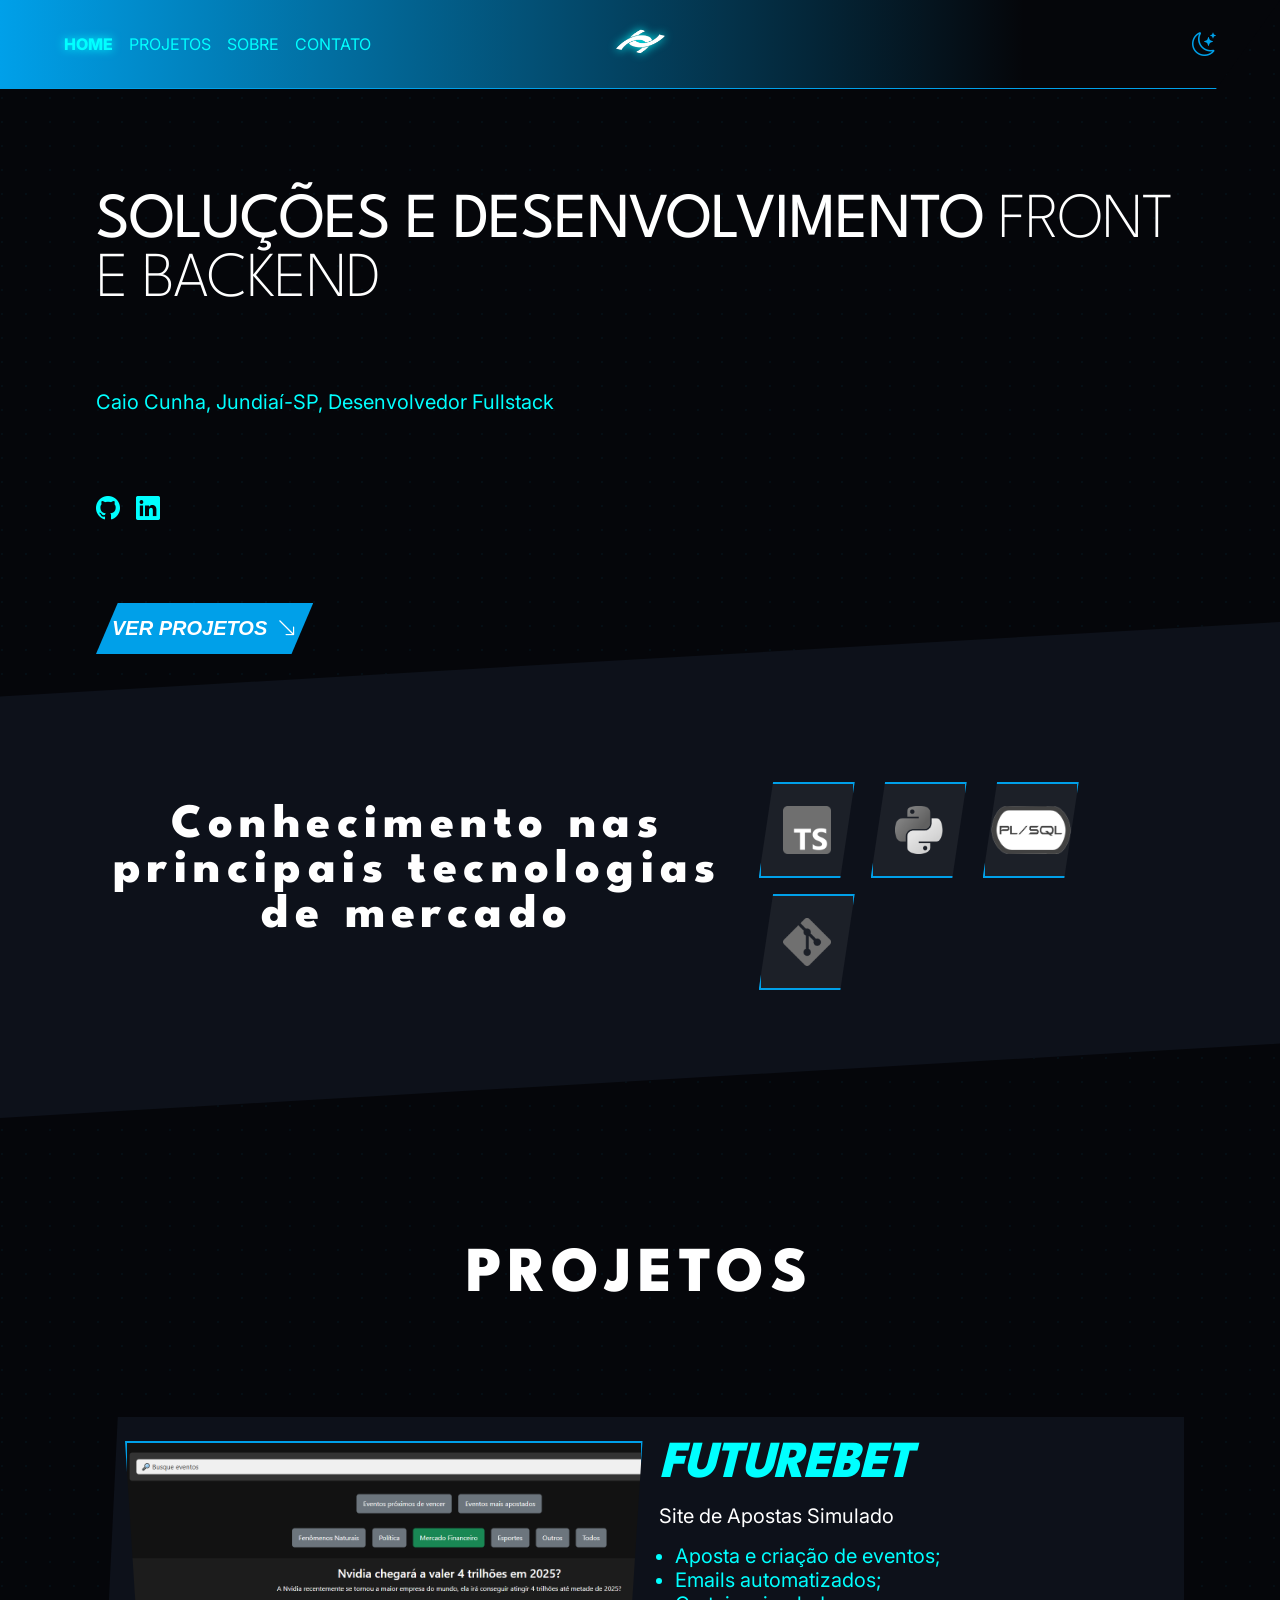
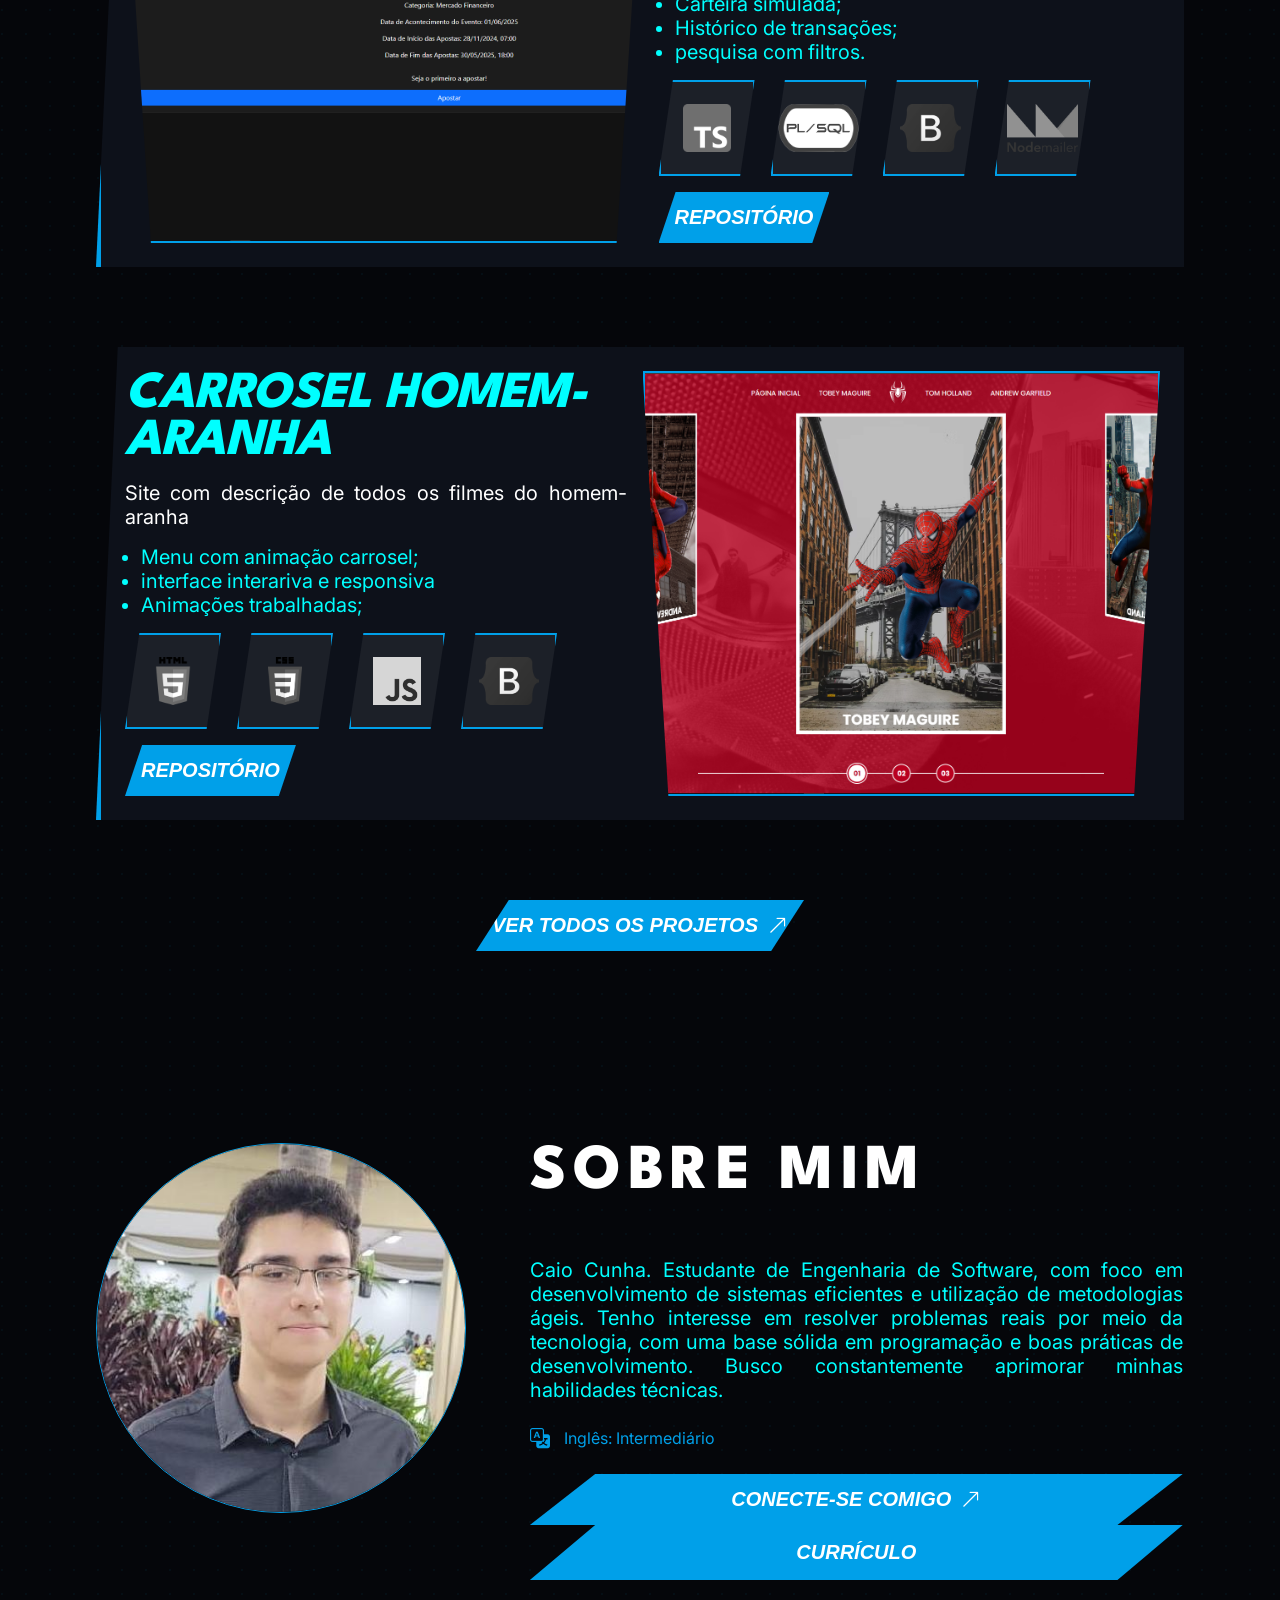
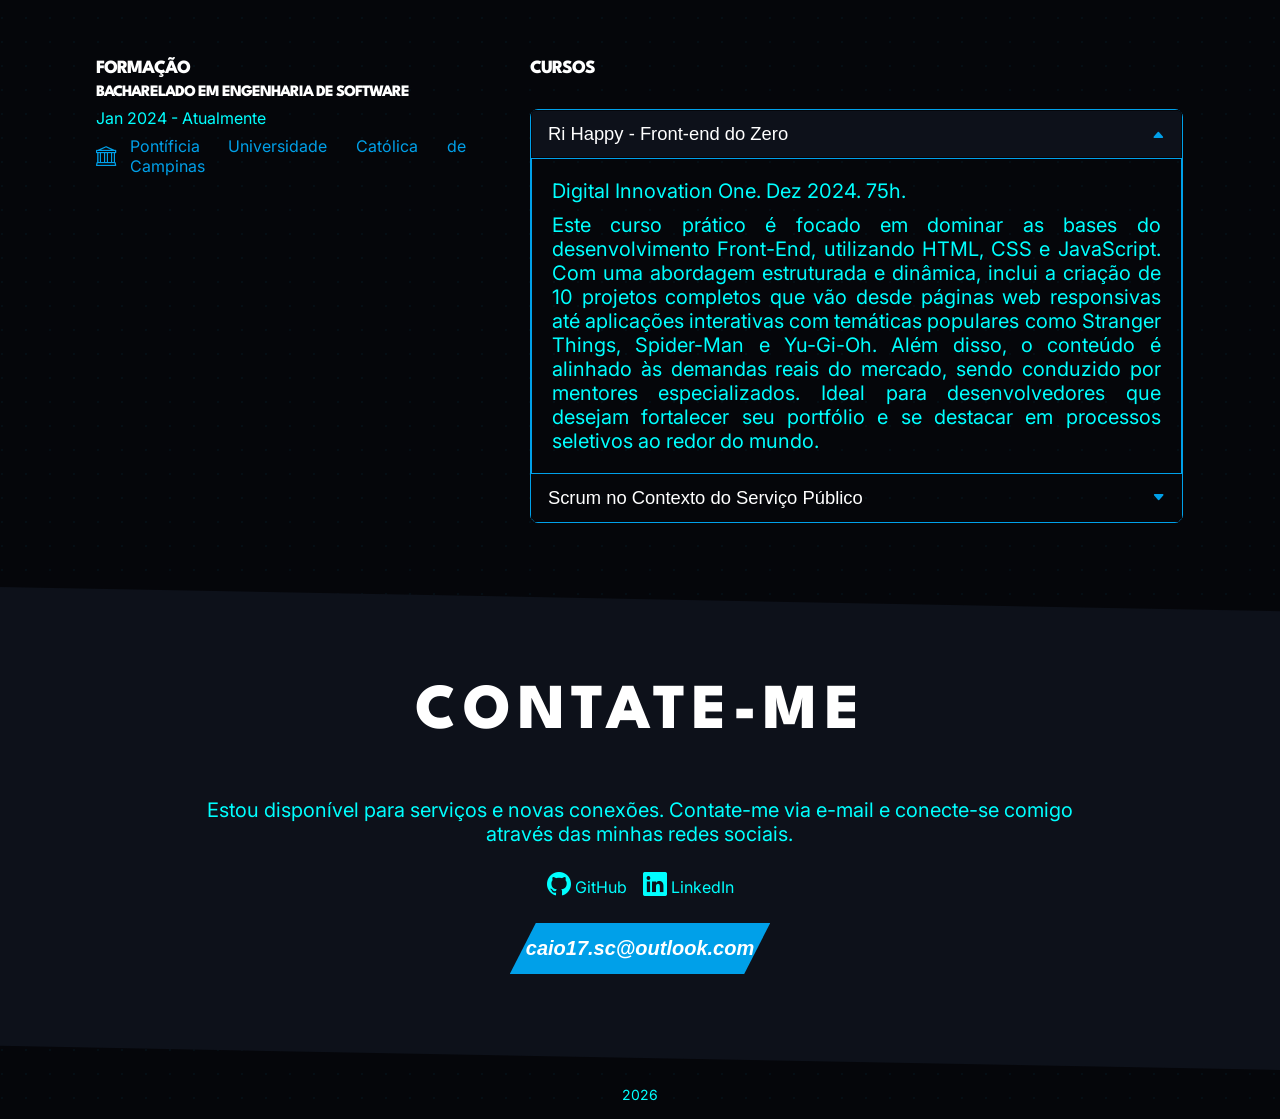
<file: index.html>
<!DOCTYPE html>
<html lang="pt-br" data-theme="darkmode">

<head>
    <meta charset="UTF-8">
    <meta name="viewport" content="width=device-width, initial-scale=1.0">
    <title>Caio Cunha | Portifólio</title>
    <meta name="description" content="Portifólio do desenvolvedor Caio Cunha">

    <link rel="shortcut icon" href="./assets/images/icons/favicon.ico" type="image/x-icon">
    <link rel="stylesheet" href="https://cdn.jsdelivr.net/npm/bootstrap-icons@1.11.3/font/bootstrap-icons.min.css">
    <link rel="stylesheet" href="assets/styles/styles.css">
    <!--Parou em sessões de projetos-->
</head>

<body>
    <header class="header">
        <nav class="header__nav">
            <ul class="menu menu--principal">
                <li class="menu__item">
                    <a class="menu__link active" href="#home">
                        <span class="menu__text">Home</span>
                    </a>
                </li>
                <li class="menu__item">
                    <a class="menu__link" href="#projects">
                        <span class="menu__text">Projetos</span>
                    </a>
                </li>
                <li class="menu__item">
                    <a class="menu__link" href="#about">
                        <span class="menu__text">Sobre</span>
                    </a>
                </li>
                <li class="menu__item">
                    <a class="menu__link" href="#contact">
                        <span class="menu__text">Contato</span>
                    </a>
                </li>
            </ul>
        </nav>
        <div class="header__brand">
            <img class="brand__logo" id="brand_logo" src="assets/images/logo/white-logo.png" alt="Logo">
        </div>
        <div class="header__toggle">
            <i class="bi bi-moon-stars" id="toggleTheme" onclick="toggleTheme()"></i>
        </div>
    </header>
    <nav class="nav--mobile">
        <ul class="menu menu--mobile">
            <li class="menu__item">
                <a class="menu__link active" href="#home">
                    <i class="menu__icon bi bi-house"></i>
                    <span class="menu__text">Home</span>
                </a>
            </li>
            <li class="menu__item">
                <a class="menu__link" href="#projects">
                    <i class="menu__icon bi bi-window-stack"></i>
                    <span class="menu__text">Projetos</span>
                </a>
            </li>
            <li class="menu__item">
                <a class="menu__link" href="#about">
                    <i class="menu__icon bi bi-person"></i>
                    <span class="menu__text">Sobre</span>
                </a>
            </li>
            <li class="menu__item">
                <a class="menu__link" href="#contact">
                    <i class="menu__icon bi bi-envelope"></i>
                    <span class="menu__text">Contato</span>
                </a>
            </li>
        </ul>
    </nav>
    <main id="home">
        <div class="main__content1">
            <h1><b>Soluções e Desenvolvimento</b> Front e Backend</h1>
            <p>Caio Cunha, Jundiaí-SP, Desenvolvedor Fullstack</p>
            <ul class="menu menu--social">
                <li>
                    <a class="menu__link" target="_blank" href="https://github.com/caiodscunha">
                        <i class="bi bi-github menu__icon"></i>
                    </a>

                </li>
                <li>
                    <a class="menu__link" target="_blank"
                        href="https://www.linkedin.com/in/caio-dos-santos-cunha-697665329/">
                        <i class="bi bi-linkedin menu__icon"></i>
                    </a>
                </li>
            </ul>
            <a href="#projects">
                <button class="btn btn--primary">
                    <span>Ver Projetos</span>
                    <i class="bi bi-arrow-down-right"></i>
                </button>
            </a>
        </div>

        <div class="main__content2">

        </div>
    </main>

    <section class="skills">
        <h2>Conhecimento nas principais tecnologias de mercado</h2>
        <ul class="skills__list">
            <li class="skills__item">
                <img class="skills__logo" src="assets/images/technologies/typescript.png" alt="typescript Logo">
            </li>
            <li class="skills__item">
                <img class="skills__logo" src="assets/images/technologies/Python.png" alt="Python Logo">
            </li>
            <li class="skills__item">
                <img class="skills__logo" src="assets/images/technologies/sql.png" alt="Oracle SQL Logo">
            </li>
            <li class="skills__item">
                <img class="skills__logo" src="assets/images/technologies/git.png" alt="Git Logo">
            </li>
        </ul>
    </section>

    <section id="projects" class="projects">
        <h2>Projetos</h2>
        <div class="projects__container">
            <div class="projects__card">
                <img class="card__cover" src="assets/images/projects/FutureBet.png" alt="FutureBet Screen">
                <div class="card__body">
                    <h3 class="card__title">FutureBet</h3>
                    <p class="card__description">Site de Apostas Simulado</p>
                    <ul class="card__list">
                        <li class="card__item">Aposta e criação de eventos;</li>
                        <li class="card__item">Emails automatizados;</li>
                        <li class="card__item">Carteira simulada;</li>
                        <li class="card__item">Histórico de transações;</li>
                        <li class="card__item">pesquisa com filtros.</li>
                    </ul>
                    <ul class="skills__list">
                        <li class="skills__item">
                            <img class="skills__logo" src="assets/images/technologies/typescript.png"
                                alt="typescript Logo">
                        </li>
                        <li class="skills__item">
                            <img class="skills__logo" src="assets/images/technologies/sql.png" alt="Oracle SQL Logo">
                        </li>
                        <li class="skills__item">
                            <img class="skills__logo" src="assets/images/technologies/Bootstrap_logo.png"
                                alt="Bootstrap Logo">
                        </li>
                        <li class="skills__item">
                            <img class="skills__logo" src="assets/images/technologies/nodemailer_logo.png"
                                alt="Nodemailer Logo">
                        </li>
                    </ul>
                    <div class="card__buttons">
                        <a href="https://github.com/Time4PI/Projeto_Integrador_II_Grupo_4" target="_blank">
                            <button class="btn btn--primary">
                                <span>Repositório</span>
                            </button>
                        </a>
                    </div>
                </div>
            </div>
            <div class="projects__card card--reverse">
                <img class="card__cover" src="assets/images/projects/spiderman.png" alt="Spiderman Carrosel">
                <div class="card__body">
                    <h3 class="card__title">Carrosel Homem-Aranha</h3>
                    <p class="card__description">Site com descrição de todos os filmes do homem-aranha</p>
                    <ul class="card__list">
                        <li class="card__item">Menu com animação carrosel;</li>
                        <li class="card__item">interface interariva e responsiva</li>
                        <li class="card__item">Animações trabalhadas;</li>
                    </ul>
                    <ul class="skills__list">
                        <li class="skills__item">
                            <img class="skills__logo" src="assets/images/technologies/HTML5_logo.png" alt="HTML Logo">
                        </li>
                        <li class="skills__item">
                            <img class="skills__logo" src="assets/images/technologies/CSS3_logo.png" alt="CSS Logo">
                        </li>
                        <li class="skills__item">
                            <img class="skills__logo" src="assets/images/technologies/JavaScript-logo.png"
                                alt="JavaScript Logo">
                        </li>
                        <li class="skills__item">
                            <img class="skills__logo" src="assets/images/technologies/Bootstrap_logo.png"
                                alt="Bootstrap Logo">
                        </li>
                    </ul>
                    <div class="card__buttons">
                        <a href="https://github.com/caiodscunha/Landing-Page-Multiverso-Spider-Man" target="_blank">
                            <button class="btn btn--primary">
                                <span>Repositório</span>
                            </button>
                        </a>
                    </div>
                </div>
            </div>
            <a href="https://github.com/caiodscunha" target="_blank">
                <button class="btn btn--primary">
                    <span>Ver Todos os Projetos</span>
                    <i class="bi bi-arrow-up-right"></i>
                </button>
            </a>
        </div>

    </section>

    <section id="about" class="about">
        <div class="about__content1">
            <img class="about__photo" src="assets/images/avatar/avatar.jpg" alt="">
            <div class="about__description">
                <h2>Sobre mim</h2>
                <p>Caio Cunha. Estudante de Engenharia de Software, com foco em desenvolvimento de sistemas eficientes e
                    utilização de metodologias ágeis. Tenho interesse em resolver problemas reais por meio da
                    tecnologia,
                    com uma base sólida em programação e boas práticas de desenvolvimento. Busco constantemente
                    aprimorar
                    minhas habilidades técnicas.
                </p>
                <div class="about__icons">
                    <i class="bi bi-translate"></i>
                    <span>Inglês: Intermediário</span>
                </div>
                <div class="description__buttons">
                    <a href="https://www.linkedin.com/in/caio-dos-santos-cunha-697665329/" target="_blank">
                        <button class="btn btn--primary">
                            <span>Conecte-se Comigo</span>
                            <i class="bi bi-arrow-up-right"></i>
                        </button>
                    </a>
                    <a href="curriculo.html">
                        <button class="btn">
                            <span>Currículo</span>
                        </button>
                    </a>
                </div>
            </div>
        </div>
        <div class="about__content2">
            <div class="col1">
                <div class="row1">
                    <h3>Formação</h3>
                    <h4>Bacharelado em Engenharia de Software</h4>
                    <span>Jan 2024 - Atualmente</span>
                    <div class="about__icons">
                        <i class="bi bi-bank"></i>
                        <a href="https://www.puc-campinas.edu.br/" target="_blank">
                            <span>Pontíficia Universidade Católica de Campinas</span>
                        </a>
                    </div>
                </div>
                <div class="row2">
                    <!--
                    <h3>Experiências</h3>
                    <h4>Cargo</h4>
                    <span>Empresa. inicio - fim</span>
                    <span>resumo
                    </span>
                    <ul class="about__list">
                        <li class="about__item">abilidade desenvolvida;</li>
                    </ul>
                    -->
                </div>
            </div>

            <div class="col2">
                <h3>Cursos</h3>
                <div id="accordion">
                    <div class="accordion__item active">
                        <button class="accordion__header start" onclick="toggleActiveAccordion(this)">
                            <span>Ri Happy - Front-end do Zero</span>
                            <i class="bi bi-caret-down-fill"></i>
                        </button>
                        <div class="accordion__body">
                            <p>
                                Digital Innovation One. Dez 2024. 75h.
                            </p>
                            <p>
                                Este curso prático é focado em dominar as bases do desenvolvimento Front-End, utilizando
                                HTML, CSS e
                                JavaScript. Com uma abordagem estruturada e dinâmica, inclui a criação de 10 projetos
                                completos que vão
                                desde páginas web responsivas até aplicações interativas com temáticas populares como
                                Stranger Things,
                                Spider-Man e Yu-Gi-Oh.

                                Além disso, o conteúdo é alinhado às demandas reais do mercado, sendo conduzido por
                                mentores
                                especializados. Ideal para desenvolvedores que desejam fortalecer seu portfólio e se
                                destacar em
                                processos seletivos ao redor do mundo.
                            </p>
                        </div>
                    </div>
                    <div class="accordion__item">
                        <button class="accordion__header end" onclick="toggleActiveAccordion(this)">
                            <span>Scrum no Contexto do Serviço Público</span>
                            <i class="bi bi-caret-down-fill"></i>
                        </button>
                        <div class="accordion__body end">
                            <p>
                                Escola Nacional de Administração Pública. Junho 2024. 15h.
                            </p>
                            <p>
                                implementação de práticas ágeis para aumentar a eficiência, promover a colaboração entre
                                equipes e
                                entregar valor de forma contínua e incremental. Busca inovar e otimizar
                                processos no serviço público por meio de métodos ágeis.
                            </p>
                        </div>
                    </div>
                </div>
            </div>
        </div>
    </section>

    <section id="contact" class="contact">
        <h2>Contate-me</h2>
        <p>Estou disponível para serviços e novas conexões. Contate-me via
            e-mail e conecte-se comigo através das minhas redes sociais.
        </p>
        <ul class="menu menu--social">
            <li>
                <a class="menu__link" href="https://github.com/caiodscunha" target="_blank">
                    <i class="menu__icon bi bi-github"></i>
                    <span>GitHub</span>
                </a>
            </li>
            <li>
                <a class="menu__link" href="https://www.linkedin.com/in/caio-dos-santos-cunha-697665329/"
                    target="_blank">
                    <i class="menu__icon bi bi-linkedin"></i>
                    <span>LinkedIn</span>
                </a>
            </li>
        </ul>
        <a href="mailto:caio17.sc@outlook.com">
            <button class="btn btn--primary">
                <span class="email">caio17.sc@outlook.com</span>
            </button>
        </a>
    </section>


    <footer>
        <p>2026</p>
    </footer>
    <script src="assets/scripts/main.js"></script>
</body>

</html>
</file>
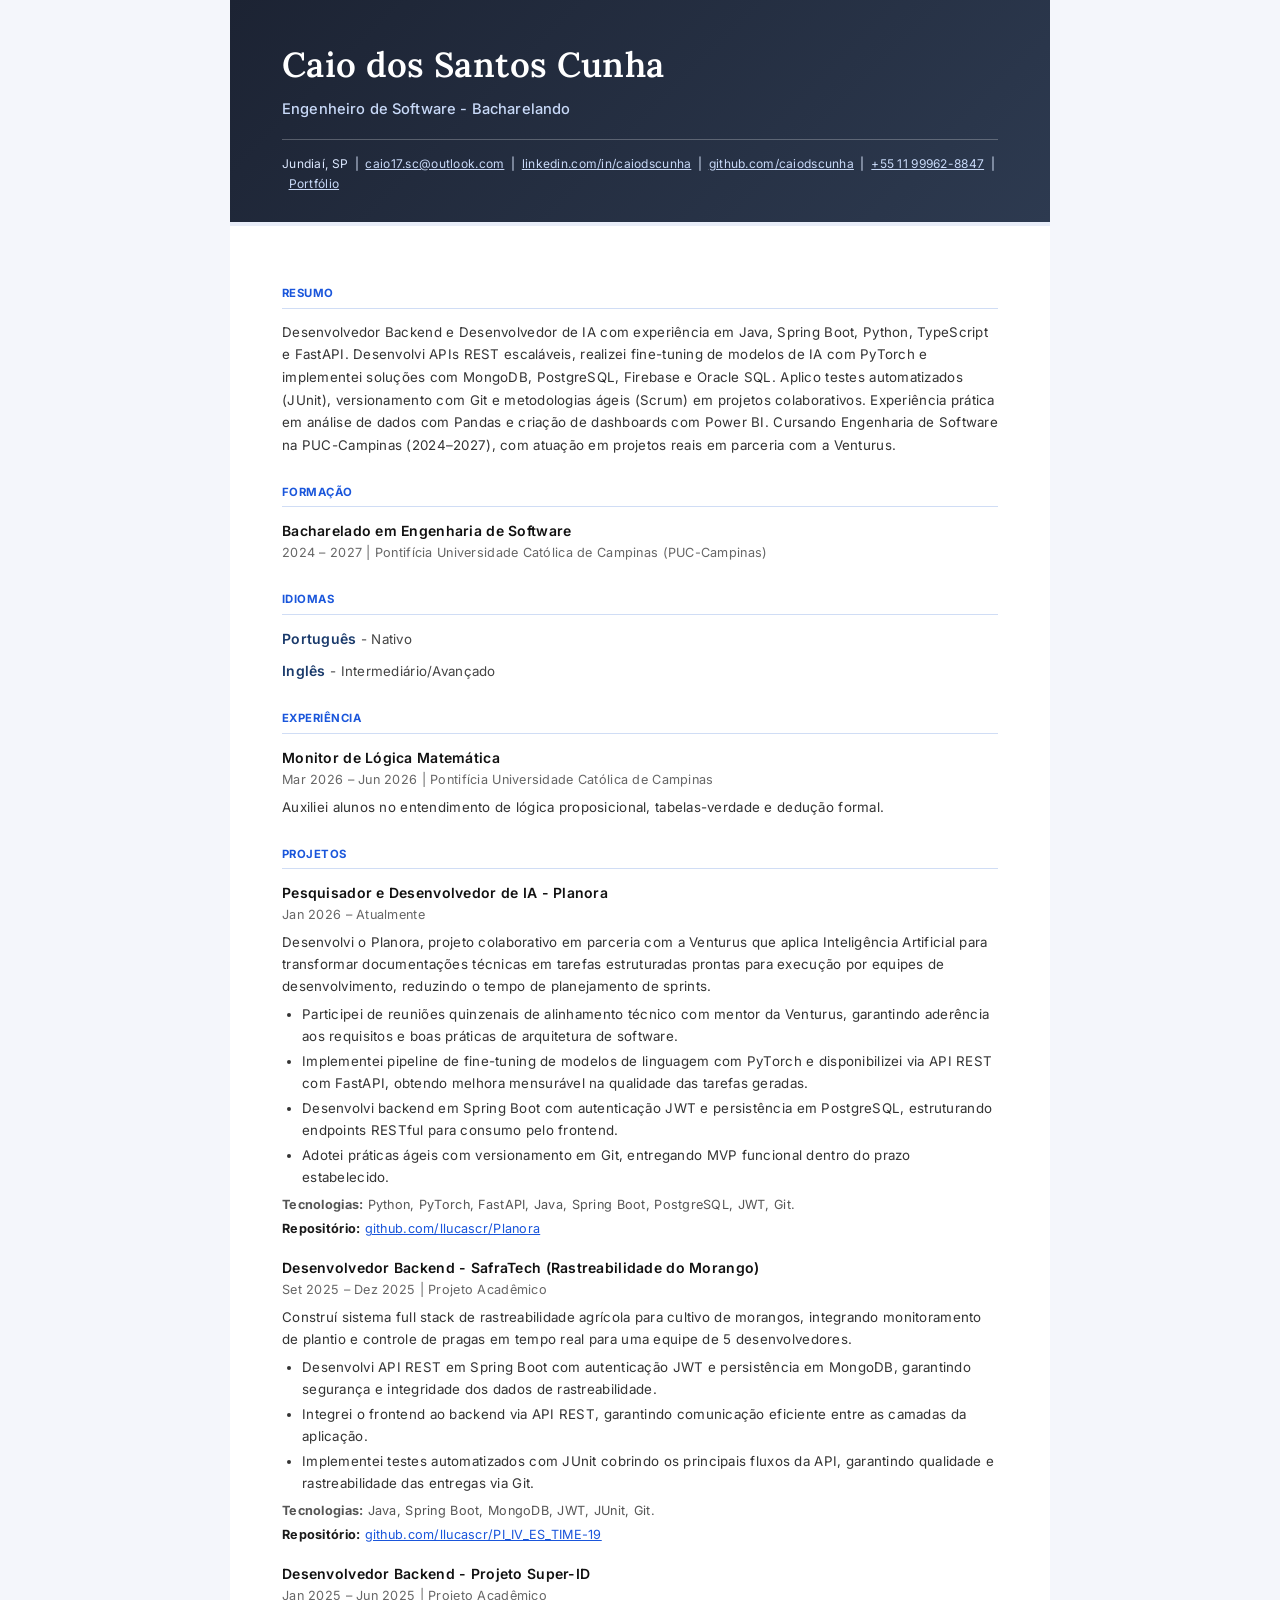
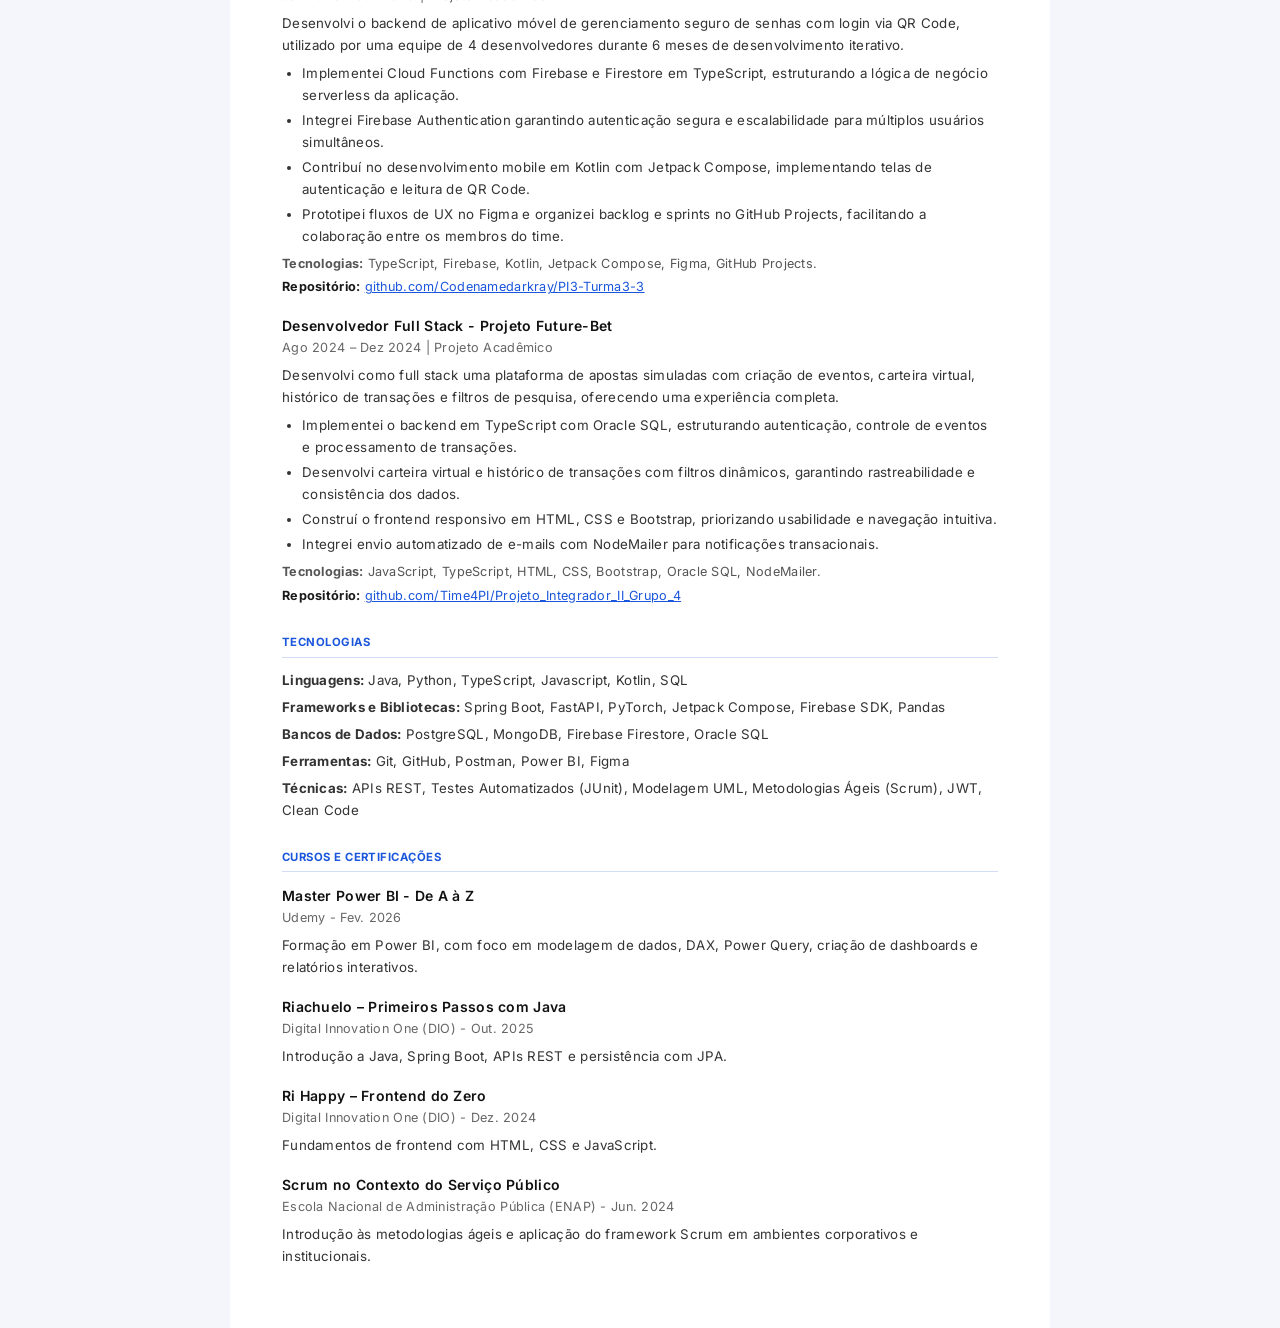
<file: curriculo.html>
<!-- Para gerar PDF: https://www.ilovepdf.com/html-to-pdf -->
<!DOCTYPE html>
<html lang="pt-BR">

<head>
    <meta charset="UTF-8">
    <title>Caio Cunha - Currículo</title>
    <link
        href="https://fonts.googleapis.com/css2?family=Inter:wght@400;500;600;700&family=Lora:wght@400;600&display=swap"
        rel="stylesheet">

    <style>
        * {
            box-sizing: border-box;
            margin: 0;
            padding: 0;
        }

        body {
            font-family: 'Inter', Arial, sans-serif;
            font-size: 10.5pt;
            line-height: 1.65;
            color: #1a1a1a;
            background: #f4f6fb;
            max-width: 820px;
            margin: 0 auto;
            letter-spacing: 0.02em;
        }

        /* ── CABEÇALHO ── */
        .header-block {
            background: linear-gradient(135deg, #1c2333 0%, #2d3a50 100%);
            color: #fff;
            padding: 36px 52px 28px;
            margin-bottom: 0;
        }

        .header-block h1 {
            font-family: 'Lora', Georgia, serif;
            font-size: 26pt;
            font-weight: 600;
            color: #fff;
            margin-bottom: 4px;
            letter-spacing: 0.01em;
        }

        .header-block .subtitle {
            font-size: 11pt;
            font-weight: 500;
            color: #c8d9f8;
            margin-bottom: 18px;
            letter-spacing: 0.01em;
        }

        /* CONTATO no cabeçalho */
        .contact {
            font-size: 9pt;
            color: #dce8ff;
            padding-top: 14px;
            border-top: 1px solid rgba(255, 255, 255, 0.25);
        }

        .contact a {
            color: #c8d9f8;
            text-decoration: underline;
        }

        /* ── CORPO PRINCIPAL ── */
        .main-content {
            background: #fff;
            padding: 32px 52px 44px;
            border-top: 4px solid #e8edf8;
        }

        /* ── SEÇÕES ── */
        h2 {
            font-family: 'Inter', Arial, sans-serif;
            font-size: 8.5pt;
            font-weight: 700;
            text-transform: uppercase;
            color: #1a56db;
            border-bottom: 1.5px solid #d0ddf5;
            padding-bottom: 5px;
            margin-top: 26px;
            margin-bottom: 12px;
            letter-spacing: 0.04em;
        }

        /* RESUMO */
        .resumo-text {
            font-size: 10pt;
            color: #333;
            line-height: 1.7;
        }

        /* FORMAÇÃO */
        .entry {
            margin-bottom: 16px;
        }

        .entry h3 {
            font-size: 10.5pt;
            font-weight: 600;
            color: #111;
            margin-bottom: 1px;
        }

        .entry .meta {
            font-size: 9.5pt;
            color: #666;
            margin-bottom: 6px;
        }

        .entry p {
            font-size: 10pt;
            color: #333;
            margin-bottom: 6px;
            line-height: 1.65;
        }

        .entry ul {
            padding-left: 20px;
            margin-bottom: 6px;
        }

        .entry ul li {
            font-size: 10pt;
            color: #333;
            margin-bottom: 3px;
        }

        .entry .tech {
            font-size: 9.5pt;
            color: #555;
            margin-top: 6px;
        }

        .entry .repo {
            font-size: 9.5pt;
            margin-top: 3px;
        }

        .entry .repo a {
            color: #1a56db;
            text-decoration: underline;
        }

        /* ── IDIOMAS ── */
        .lang-entry {
            margin-bottom: 8px;
        }

        .lang-name {
            font-size: 10.5pt;
            font-weight: 600;
            color: #1a3a6b;
        }

        .lang-level {
            font-size: 10pt;
            color: #444;
        }

        .lang-desc {
            font-size: 9pt;
            color: #777;
            font-style: italic;
            margin-top: 1px;
        }

        /* ── TECNOLOGIAS ── */
        .skills-block p {
            font-size: 10pt;
            color: #333;
            margin-bottom: 5px;
        }

        /* ── PRINT / PDF ── */
        @page {
            margin: 0;
        }

        @media print {
            body {
                background: #fff;
                max-width: 100%;
                margin: 0;
                padding: 0;
            }

            .header-block {
                padding: 24px 36px 20px;
                print-color-adjust: exact;
                -webkit-print-color-adjust: exact;
            }

            .main-content {
                padding: 20px 36px 30px;
            }

            a {
                color: inherit !important;
            }

            .entry .repo a {
                color: #1a56db !important;
            }

            .contact a {
                color: #c8d9f8 !important;
            }

            h2 {
                margin-top: 18px;
            }
        }
    </style>
</head>

<body>

    <!-- CABEÇALHO COLORIDO -->
    <div class="header-block">
        <h1>Caio dos Santos Cunha</h1>
        <div class="subtitle">Engenheiro de Software - Bacharelando</div>
        <div class="contact">
            Jundiaí, SP &nbsp;|&nbsp;
            <a href="mailto:caio17.sc@outlook.com">caio17.sc@outlook.com</a> &nbsp;|&nbsp;
            <a href="https://www.linkedin.com/in/caiodscunha" target="_blank">linkedin.com/in/caiodscunha</a>
            &nbsp;|&nbsp;
            <a href="https://github.com/caiodscunha" target="_blank">github.com/caiodscunha</a> &nbsp;|&nbsp;
            <a href="tel:+5511999628847">+55 11 99962-8847</a> &nbsp;|&nbsp;
            <a href="https://caiodscunha.github.io/Portif-lio-Oficial/" target="_blank">Portfólio</a>
        </div>
    </div>

    <!-- CONTEÚDO PRINCIPAL -->
    <div class="main-content">

        <h2>Resumo</h2>
        <p class="resumo-text">
            Desenvolvedor Backend e Desenvolvedor de IA com experiência em Java, Spring Boot, Python, TypeScript e FastAPI. Desenvolvi APIs REST escaláveis, realizei fine-tuning de modelos de IA com PyTorch e implementei soluções com MongoDB, PostgreSQL, Firebase e Oracle SQL. Aplico testes automatizados (JUnit), versionamento com Git e metodologias ágeis (Scrum) em projetos colaborativos. Experiência prática em análise de dados com Pandas e criação de dashboards com Power BI. Cursando Engenharia de Software na PUC-Campinas (2024–2027), com atuação em projetos reais em parceria com a Venturus.
        </p>

        <h2>Formação</h2>
        <div class="entry">
            <h3>Bacharelado em Engenharia de Software</h3>
            <div class="meta">2024 – 2027 | Pontifícia Universidade Católica de Campinas (PUC-Campinas)</div>
        </div>

        <h2>Idiomas</h2>

        <div class="lang-entry">
            <span class="lang-name">Português</span>
            <span class="lang-level"> - Nativo</span>
        </div>

        <div class="lang-entry">
            <span class="lang-name">Inglês</span>
            <span class="lang-level"> - Intermediário/Avançado</span>
        </div>

        <h2>Experiência</h2>

        <div class="entry">
            <h3>Monitor de Lógica Matemática</h3>
            <div class="meta">Mar 2026 – Jun 2026 | Pontifícia Universidade Católica de Campinas</div>
            <p>
                Auxiliei alunos no entendimento de lógica proposicional, tabelas-verdade e dedução formal.
            </p>
        </div>

        <h2>Projetos</h2>

        <div class="entry">
            <h3>Pesquisador e Desenvolvedor de IA - Planora</h3>
            <div class="meta">Jan 2026 – Atualmente</div>
            <p>
                Desenvolvi o Planora, projeto colaborativo em parceria com a Venturus que aplica Inteligência Artificial para transformar documentações técnicas em tarefas estruturadas prontas para execução por equipes de desenvolvimento, reduzindo o tempo de planejamento de sprints.
            </p>
            <ul>
                <li>Participei de reuniões quinzenais de alinhamento técnico com mentor da Venturus, garantindo aderência aos requisitos e boas práticas de arquitetura de software.</li>
                <li>Implementei pipeline de fine-tuning de modelos de linguagem com PyTorch e disponibilizei via API REST com FastAPI, obtendo melhora mensurável na qualidade das tarefas geradas.</li>
                <li>Desenvolvi backend em Spring Boot com autenticação JWT e persistência em PostgreSQL, estruturando endpoints RESTful para consumo pelo frontend.</li>
                <li>Adotei práticas ágeis com versionamento em Git, entregando MVP funcional dentro do prazo estabelecido.</li>
            </ul>
            <div class="tech"><strong>Tecnologias:</strong> Python, PyTorch, FastAPI, Java, Spring Boot, PostgreSQL, JWT, Git.</div>
            <div class="repo"><strong>Repositório:</strong> <a href="https://github.com/llucascr/Planora"
                    target="_blank">github.com/llucascr/Planora</a></div>
        </div>

        <div class="entry" style="page-break-inside: avoid;">
            <h3>Desenvolvedor Backend - SafraTech (Rastreabilidade do Morango)</h3>
            <div class="meta">Set 2025 – Dez 2025 | Projeto Acadêmico</div>
            <p>
                Construí sistema full stack de rastreabilidade agrícola para cultivo de morangos, integrando monitoramento de plantio e controle de pragas em tempo real para uma equipe de 5 desenvolvedores.
            </p>
            <ul>
                <li>Desenvolvi API REST em Spring Boot com autenticação JWT e persistência em MongoDB, garantindo segurança e integridade dos dados de rastreabilidade.</li>
                <li>Integrei o frontend ao backend via API REST, garantindo comunicação eficiente entre as camadas da aplicação.</li>
                <li>Implementei testes automatizados com JUnit cobrindo os principais fluxos da API, garantindo qualidade e rastreabilidade das entregas via Git.</li>
            </ul>
            <div class="tech"><strong>Tecnologias:</strong> Java, Spring Boot, MongoDB, JWT, JUnit, Git.</div>
            <div class="repo"><strong>Repositório:</strong> <a href="https://github.com/llucascr/PI_IV_ES_TIME-19"
                    target="_blank">github.com/llucascr/PI_IV_ES_TIME-19</a></div>
        </div>

        <div class="entry">
            <h3>Desenvolvedor Backend - Projeto Super-ID</h3>
            <div class="meta">Jan 2025 – Jun 2025 | Projeto Acadêmico</div>
            <p>
                Desenvolvi o backend de aplicativo móvel de gerenciamento seguro de senhas com login via QR Code, utilizado por uma equipe de 4 desenvolvedores durante 6 meses de desenvolvimento iterativo.
            </p>
            <ul>
                <li>Implementei Cloud Functions com Firebase e Firestore em TypeScript, estruturando a lógica de negócio serverless da aplicação.</li>
                <li>Integrei Firebase Authentication garantindo autenticação segura e escalabilidade para múltiplos usuários simultâneos.</li>
                <li>Contribuí no desenvolvimento mobile em Kotlin com Jetpack Compose, implementando telas de autenticação e leitura de QR Code.</li>
                <li>Prototipei fluxos de UX no Figma e organizei backlog e sprints no GitHub Projects, facilitando a colaboração entre os membros do time.</li>
            </ul>
            <div class="tech"><strong>Tecnologias:</strong> TypeScript, Firebase, Kotlin, Jetpack Compose, Figma, GitHub Projects.</div>
            <div class="repo"><strong>Repositório:</strong> <a href="https://github.com/Codenamedarkray/PI3-Turma3-3"
                    target="_blank">github.com/Codenamedarkray/PI3-Turma3-3</a></div>
        </div>

        <div class="entry" style="page-break-inside: avoid;">
            <h3>Desenvolvedor Full Stack - Projeto Future-Bet</h3>
            <div class="meta">Ago 2024 – Dez 2024 | Projeto Acadêmico</div>
            <p>
                Desenvolvi como full stack uma plataforma de apostas simuladas com criação de eventos, carteira virtual, histórico de transações e filtros de pesquisa, oferecendo uma experiência completa.
            </p>
            <ul>
                <li>Implementei o backend em TypeScript com Oracle SQL, estruturando autenticação, controle de eventos e processamento de transações.</li>
                <li>Desenvolvi carteira virtual e histórico de transações com filtros dinâmicos, garantindo rastreabilidade e consistência dos dados.</li>
                <li>Construí o frontend responsivo em HTML, CSS e Bootstrap, priorizando usabilidade e navegação intuitiva.</li>
                <li>Integrei envio automatizado de e-mails com NodeMailer para notificações transacionais.</li>
            </ul>
            <div class="tech"><strong>Tecnologias:</strong> JavaScript, TypeScript, HTML, CSS, Bootstrap, Oracle SQL, NodeMailer.</div>
            <div class="repo"><strong>Repositório:</strong> <a href="https://github.com/Time4PI/Projeto_Integrador_II_Grupo_4"
                    target="_blank">github.com/Time4PI/Projeto_Integrador_II_Grupo_4</a></div>
        </div>

        <h2>Tecnologias</h2>
        <div class="skills-block">
            <p><strong>Linguagens:</strong> Java, Python, TypeScript, Javascript, Kotlin, SQL</p>
            <p><strong>Frameworks e Bibliotecas:</strong> Spring Boot, FastAPI, PyTorch, Jetpack Compose, Firebase SDK, Pandas</p>
            <p><strong>Bancos de Dados:</strong> PostgreSQL, MongoDB, Firebase Firestore, Oracle SQL</p>
            <p><strong>Ferramentas:</strong> Git, GitHub, Postman, Power BI, Figma</p>
            <p><strong>Técnicas:</strong> APIs REST, Testes Automatizados (JUnit), Modelagem UML, Metodologias Ágeis (Scrum), JWT, Clean Code</p>
        </div>

        <h2>Cursos e Certificações</h2>

        <div class="entry">
            <h3>Master Power BI - De A à Z</h3>
            <div class="meta">Udemy - Fev. 2026</div>
            <p>Formação em Power BI, com foco em modelagem de dados, DAX, Power Query, criação de dashboards e
                relatórios interativos.</p>
        </div>

        <div class="entry">
            <h3>Riachuelo – Primeiros Passos com Java</h3>
            <div class="meta">Digital Innovation One (DIO) - Out. 2025</div>
            <p>Introdução a Java, Spring Boot, APIs REST e persistência com JPA.</p>
        </div>

        <div class="entry">
            <h3>Ri Happy – Frontend do Zero</h3>
            <div class="meta">Digital Innovation One (DIO) - Dez. 2024</div>
            <p>Fundamentos de frontend com HTML, CSS e JavaScript.</p>
        </div>

        <div class="entry">
            <h3>Scrum no Contexto do Serviço Público</h3>
            <div class="meta">Escola Nacional de Administração Pública (ENAP) - Jun. 2024</div>
            <p>Introdução às metodologias ágeis e aplicação do framework Scrum em ambientes corporativos e
                institucionais.</p>
        </div>

    </div><!-- /main-content -->

</body>

</html>
</file>
<file: assets/styles/styles.css>
@import url('https://fonts.googleapis.com/css2?family=Inter:ital,opsz,wght@0,14..32,100..900;1,14..32,100..900&display=swap');
@import url('https://fonts.googleapis.com/css2?family=League+Spartan:wght@100..900&display=swap');
@import url('reset.css');

:root,
:root[data-theme='darkmode'] {
    --primary-color: #00a0e9;
    /* P3 Reload Blue */
    --primary-bg-color: #05060a;
    /* Darker Navy */
    --secondary-bg-color: #0d111a;
    /* Dark Blue */

    --accent-color: #00ffff;
    /* Cyan */
    --primary-border-color: #00a0e9;
    --secondary-border-color: #ffffff;
    --title-color: #ffffff;
    --text-color: #00ffff;
    --link-color: #00a0e9;
    --icon-color: #00a0e9;

    --p3-gradient: linear-gradient(135deg, #00a0e9 0%, #00ffff 100%);
    --p3-slant: polygon(5% 0%, 100% 0%, 95% 100%, 0% 100%);
}

:root[data-theme='lightmode'] {
    --primary-color: #00a0e9;
    --primary-bg-color: #e6eef5;
    /* Softer Blue-Gray White */
    --secondary-bg-color: #f2f7fb;
    /* Very Soft Off-White */

    --primary-border-color: #00a0e9;
    --secondary-border-color: #05060a;
    --title-color: #05060a;
    --text-color: #1a2a4a;
    --link-color: #00a0e9;
    --icon-color: #00a0e9;
    --accent-color: #0056b3;
}

html[data-theme='lightmode'] .brand__logo {
    filter: invert(1);
}

html[data-theme='lightmode'] .skills__logo {
    filter: grayscale(1) invert(80%);
}

body {
    width: 100%;
    background: var(--primary-bg-color);
    font-family: 'Inter', 'Segoe UI', Tahoma, Geneva, Verdana, sans-serif;
    background-image: radial-gradient(circle at 2px 2px, rgba(0, 160, 233, 0.05) 1px, transparent 0);
    background-size: 24px 24px;
    color: var(--text-color);
}

a {
    text-decoration: none;
}

i {
    color: var(--icon-color);
}

span {
    color: var(--text-color);
}

h1,
h2,
h3,
h4 {
    font-family: 'League Spartan', Tahoma, Geneva, Verdana, sans-serif;
    text-transform: uppercase;
    color: var(--title-color);
    font-weight: 800;
    /* Bolder for P3 */
    letter-spacing: -1px;
}

b {
    font-weight: 400;
}

h1 {
    font-size: 2.5rem;
    font-weight: 200;
}

h2 {
    font-size: 2rem;
    text-align: center;
    margin-bottom: 2rem;
}



p {
    font-size: 1.25rem;
    text-align: justify;
    color: var(--text-color);
}

.header {
    display: flex;
    flex-flow: row wrap;
    justify-content: space-between;
    align-items: center;
    width: 100%;
    padding: 0.5rem 1rem;
    user-select: none;
    z-index: 100;
    background: linear-gradient(90deg, var(--primary-color) 0%, transparent 80%);
    clip-path: polygon(0 0, 100% 0, 95% 100%, 0% 100%);
}

.header__toggle {
    display: flex;
    justify-content: flex-end;
}

.header__brand .brand__logo {
    width: 3.25rem;
    height: 3.25rem;
    filter: drop-shadow(0 0 5px var(--accent-color));
}

#toggleTheme {
    cursor: pointer;
    font-size: 1.5rem;
    color: var(--primary-color);
    transition: color 0.3s ease;
}

html[data-theme='lightmode'] #toggleTheme {
    color: #05060a;
}

.menu {
    display: flex;
    align-items: center;
    background-color: transparent;
    z-index: 2;
}

.menu__item {
    width: 100%;
}

.menu--mobile {
    width: 100%;
    position: fixed;
    bottom: 0;
    justify-content: space-between;
    border-top: 1px solid var(--primary-border-color);
}

.menu--mobile .menu__link {
    display: flex;
    flex-direction: column;
    justify-content: center;
    align-items: center;
    padding: 0.5rem 1rem;
    gap: .5rem;
}

.menu__icon,
.menu__text {
    color: var(--text-color);
}

.menu__link.active .menu__icon,
.menu__link.active .menu__text,
.menu__link:hover .menu__icon,
.menu__link:hover .menu__text {
    color: var(--accent-color);
    font-weight: 800;
    text-shadow: 0 0 10px var(--accent-color);
}

.menu__icon {
    font-size: 1.5rem;
    transition: transform 0.3s ease;
}

.menu__link:hover .menu__icon {
    transform: rotate(-15deg) scale(1.2);
}

.menu__text {
    font-size: .75rem;
    text-transform: uppercase;
}

.header__nav {
    display: none;
}

.menu--principal {
    gap: 1rem;
}

main {
    display: flex;
    flex-direction: column;
    gap: 2rem;
}

.main__content1 {
    display: flex;
    flex-direction: column;
    gap: 1.5rem;

}

.main__content2 iframe {
    width: 100%;
    aspect-ratio: 16/9;
}

.skills {
    display: flex;
    flex-direction: column;
    justify-content: flex-start;
    align-items: center;
    gap: 1.25rem;
    padding: 8.25rem 1rem 4rem 1rem;
    background: var(--secondary-bg-color);
    margin-top: -5.5rem;
    clip-path: polygon(0 10%, 100% 0, 100% 90%, 0 100%);
    position: relative;
    z-index: 1;
}

.skills h2 {
    font-size: 2rem;
    text-transform: none;
}

.skills__list {
    display: flex;
    flex-flow: row wrap;
    gap: .5rem;
}

.skills__item {
    display: flex;
    flex-direction: row;
    justify-content: center;
    align-items: center;
    width: 5.5rem;
    height: 5.5rem;
    aspect-ratio: 1/1;
    border: 2px solid var(--primary-color);
    background: #ffffff10;
    clip-path: polygon(15% 0, 100% 0, 85% 100%, 0% 100%);
    user-select: none;
    transition: transform 0.3s ease;
}

.skills__item:hover {
    transform: skew(-10deg) scale(1.1);
    background: var(--primary-color);
}

.skills__logo {
    height: 2.4rem;
    filter: grayscale(1);
}

main,
.projects,
.about,
.contact {
    padding: 2.5rem 1rem;
}

.projects {
    display: flex;
    flex-direction: column;

}

.projects__card {
    display: flex;
    flex-direction: column;
    gap: 1rem;
    margin: 5rem 0rem;
    background: var(--secondary-bg-color);
    padding: 1.5rem;
    border-left: 5px solid var(--primary-color);
    clip-path: polygon(2% 0, 100% 0, 100% 100%, 0% 100%);
    transition: transform 0.3s ease;
}

.projects__card:hover {
    transform: translateX(10px);
    background: #1a2333;
    color: #ffffff;
}

.projects__card:hover p,
.projects__card:hover li,
.projects__card:hover span {
    color: #ffffff;
}

.card__title {
    font-size: 2.5rem;
    color: var(--accent-color);
    font-style: italic;
}

.card__cover {
    width: 100%;
    border-radius: 0;
    object-fit: cover;
    object-position: center;
    border: 2px solid var(--primary-color);
    clip-path: polygon(0 0, 100% 0, 95% 100%, 5% 100%);
}

.card__body {
    display: flex;
    flex-direction: column;
    justify-content: flex-end;
    align-items: flex-start;
    gap: 1rem;
}

.card__description {
    font-size: 1rem;
    color: var(--title-color);
}

.card__list,
.about__list {
    margin-left: 1rem;
}

.card__item,
.about__item {
    list-style: disc;
    color: var(--text-color);
}

.card__buttons {
    display: flex;

}

.menu--social {
    gap: 1rem;
}

.menu--social {
    gap: 1rem;
}

.btn {
    display: flex;
    align-items: center;
    justify-content: center;
    gap: 0.625rem;
    width: 100%;
    background-color: var(--primary-color);
    border: none;
    clip-path: polygon(10% 0, 100% 0, 90% 100%, 0% 100%);
    padding: 1rem 2rem;
    cursor: pointer;
    user-select: none;
    transition: all 0.3s cubic-bezier(0.23, 1, 0.32, 1);
    position: relative;
    overflow: hidden;
}

.btn:hover {
    transform: scale(1.05) translateX(5px);
    background-color: var(--accent-color);
    box-shadow: 0 0 20px rgba(0, 255, 255, 0.4);
}

.btn:hover span,
.btn:hover i {
    color: var(--primary-bg-color);
}

.btn span,
.btn i {
    font-size: 1.25rem;
    text-transform: uppercase;
    color: #ffffff !important;
    /* Force white for P3 style */
    font-weight: 800;
    font-style: italic;
}

.btn--primary {
    border: none;
    padding: 0.875rem 1rem;
}

/* Remove overriding colors that make text invisible */
.btn--primary span,
.btn--primary i {
    color: inherit;
}

footer {
    margin-bottom: 5rem;
}

.card__body .technologies__item {
    width: 4rem;
}

.card__body .technologies__logo {
    width: 2rem;
}

.projects .btn {
    width: auto;
    margin: auto;
}

.about {
    display: flex;
    flex-direction: column;
    gap: 1.5rem
}

.about__content1,
.about__content2 {
    display: flex;
    flex-direction: column;
    align-items: flex-start;
    justify-content: flex-start;
    gap: 2rem;
}

.about__photo {
    width: 100%;
    object-fit: cover;
    object-position: center;
    pointer-events: none;
    border-radius: 50rem;
    border: 1px solid var(--primary-border-color);
}

.about__description {
    display: flex;
    flex-direction: column;
    justify-content: flex-start;
    gap: 1.5rem;
}

.about__icons {
    display: flex;
    align-items: center;
    gap: .85rem;
}

.about__icons span {
    color: var(--primary-color);
}

.about__icons i {
    font-size: 1.25rem;
}

.about__content2 .col1,
.about__content2 .col2 {
    display: flex;
    flex-direction: column;
    text-align: justify;
    gap: 2rem;
}

.about__content2 .col1 .row1,
.about__content2 .col1 .row2 {
    display: flex;
    flex-direction: column;
    gap: .5rem;
}

#accordion {
    border-radius: .5rem;
    border: 1px solid var(--primary-border-color);
}

.accordion__header {
    width: 100%;
    display: flex;
    padding: 0.75rem 1rem;
    justify-content: space-between;
    align-items: center;
    background-color: transparent;
    border: 1px solid var(--primary-bg-color);
    border-radius: .5rem .5rem 0 0;
}

.accordion__header span {
    color: var(--title-color);
    font-size: 1.15rem;
}

.accordion__header.start {
    border-radius: 0.25rem 0.25rem 0rem 0rem;
}

.accordion__item.active .accordion__header.end {
    border-radius: 0;
}

.accordion__header.end,
.accordion__item.active .accordion__body.end {
    border-radius: 0rem 0rem 0.25rem 0.25rem;
}

.accordion__body {
    display: none;
    padding: 1.25rem;
    flex-direction: column;
    align-items: flex-start;
    gap: 0.625rem;
    border: 1px solid var(--primary-border-color);
}

.accordion__item.active .accordion__header {
    background-color: var(--secondary-bg-color);
}

.accordion__item.active .accordion__body {
    display: flex;
}

.accordion__item.active .bi-caret-down-fill {
    transform: rotate(180deg);
}

.contact {
    display: flex;
    flex-direction: column;
    justify-content: center;
    align-items: center;
    gap: 1.5rem;
    background: var(--secondary-bg-color);
    padding: 4rem 1rem;
    clip-path: polygon(0 0, 100% 5%, 100% 100%, 0 95%);
    border: none;
}

.contact p {
    text-align: center;
}

.contact .btn {
    width: auto;
}

.contact .email {
    text-transform: lowercase;
}

footer p {
    font-size: .875rem;
    text-align: center;
    padding: 1rem;
}

@media (min-width: 768px) {
    .header {
        position: fixed;
        border-bottom: 1px solid var(--primary-border-color);
        padding: 1rem 4rem;
        background-color: var(--primary-bg-color);
    }

    .nav--mobile {
        display: none;
    }

    .header__nav {
        display: flex;
    }

    .header__nav,
    .header__toggle {
        min-width: 30%;
    }

    .menu__text {
        font-size: 1rem;
    }

    h1 {
        font-size: 4rem;
    }

    h2 {
        font-size: 3rem;
        letter-spacing: 0.4rem;
    }

    main,
    .projects,
    .about {
        padding: 8rem 6rem 4rem 6rem;
    }

    .contact {
        padding: 6rem;
    }

    .contact p {
        width: 80%;
    }

    .main__content1 {
        display: flex;
        flex-direction: column;
        align-items: flex-start;
        gap: 5rem;
    }

    .skills {
        padding: 6.25rem 6rem 2rem 6rem;
        margin-top: -6rem;
    }

    footer {
        margin: 0;
    }
}

@media (min-width: 992px) {
    .projects__card {
        flex-direction: row;
    }

    .projects__card.card--reverse {
        flex-direction: row-reverse;
        justify-content: space-between;
    }

    .card__cover {
        width: 55%;
    }

    .about {
        gap: 5rem;
    }

    .about__content1,
    .about__content2 {
        display: grid;
        grid-template-columns: 34% 60%;
        justify-content: flex-start;
        align-items: flex-start;
        gap: 4rem;
    }

    .about__description h2 {
        text-align: left;
    }
}

@media (min-width: 1200px) {
    h2 {
        font-size: 4rem;
    }

    main {
        padding: 12rem 6rem 2rem;
    }

    .main__content1 .btn {
        width: auto;
    }

    .skills {
        flex-direction: row;
        justify-content: space-between;
        padding: 10rem 6rem 8rem 6rem;
        clip-path: polygon(0 15%, 100% 0, 100% 85%, 0 100%);
    }

    .skills h2 {
        font-size: 3rem;
        width: 60%;
    }

    .skills__list {
        gap: 1rem;
    }

    .skills__item {
        width: 6rem;
        height: 6rem;
    }

    .skills__logo {
        height: 3rem;
    }

    .projects__card {
        flex-direction: row;
    }

    .card__cover {
        width: 50%;
    }

    .card__title {
        font-size: 3.25rem;
    }

    .card__item,
    .card__description {
        font-size: 1.25rem;
    }

    .card__buttons .btn {
        width: auto;
    }
}

@media (min-width: 1400px) {
    h1 {
        font-size: 6.25rem;
    }

    h2 {
        font-size: 5rem;
    }

    p {
        font-size: 1.5rem;
    }

    .header {
        padding: 1rem 15rem;
    }

    main {
        padding: 12rem 15rem 2rem;
    }

    .skills,
    .projects,
    .about {
        padding: 10rem 15rem 4rem;
    }
}
</file>
